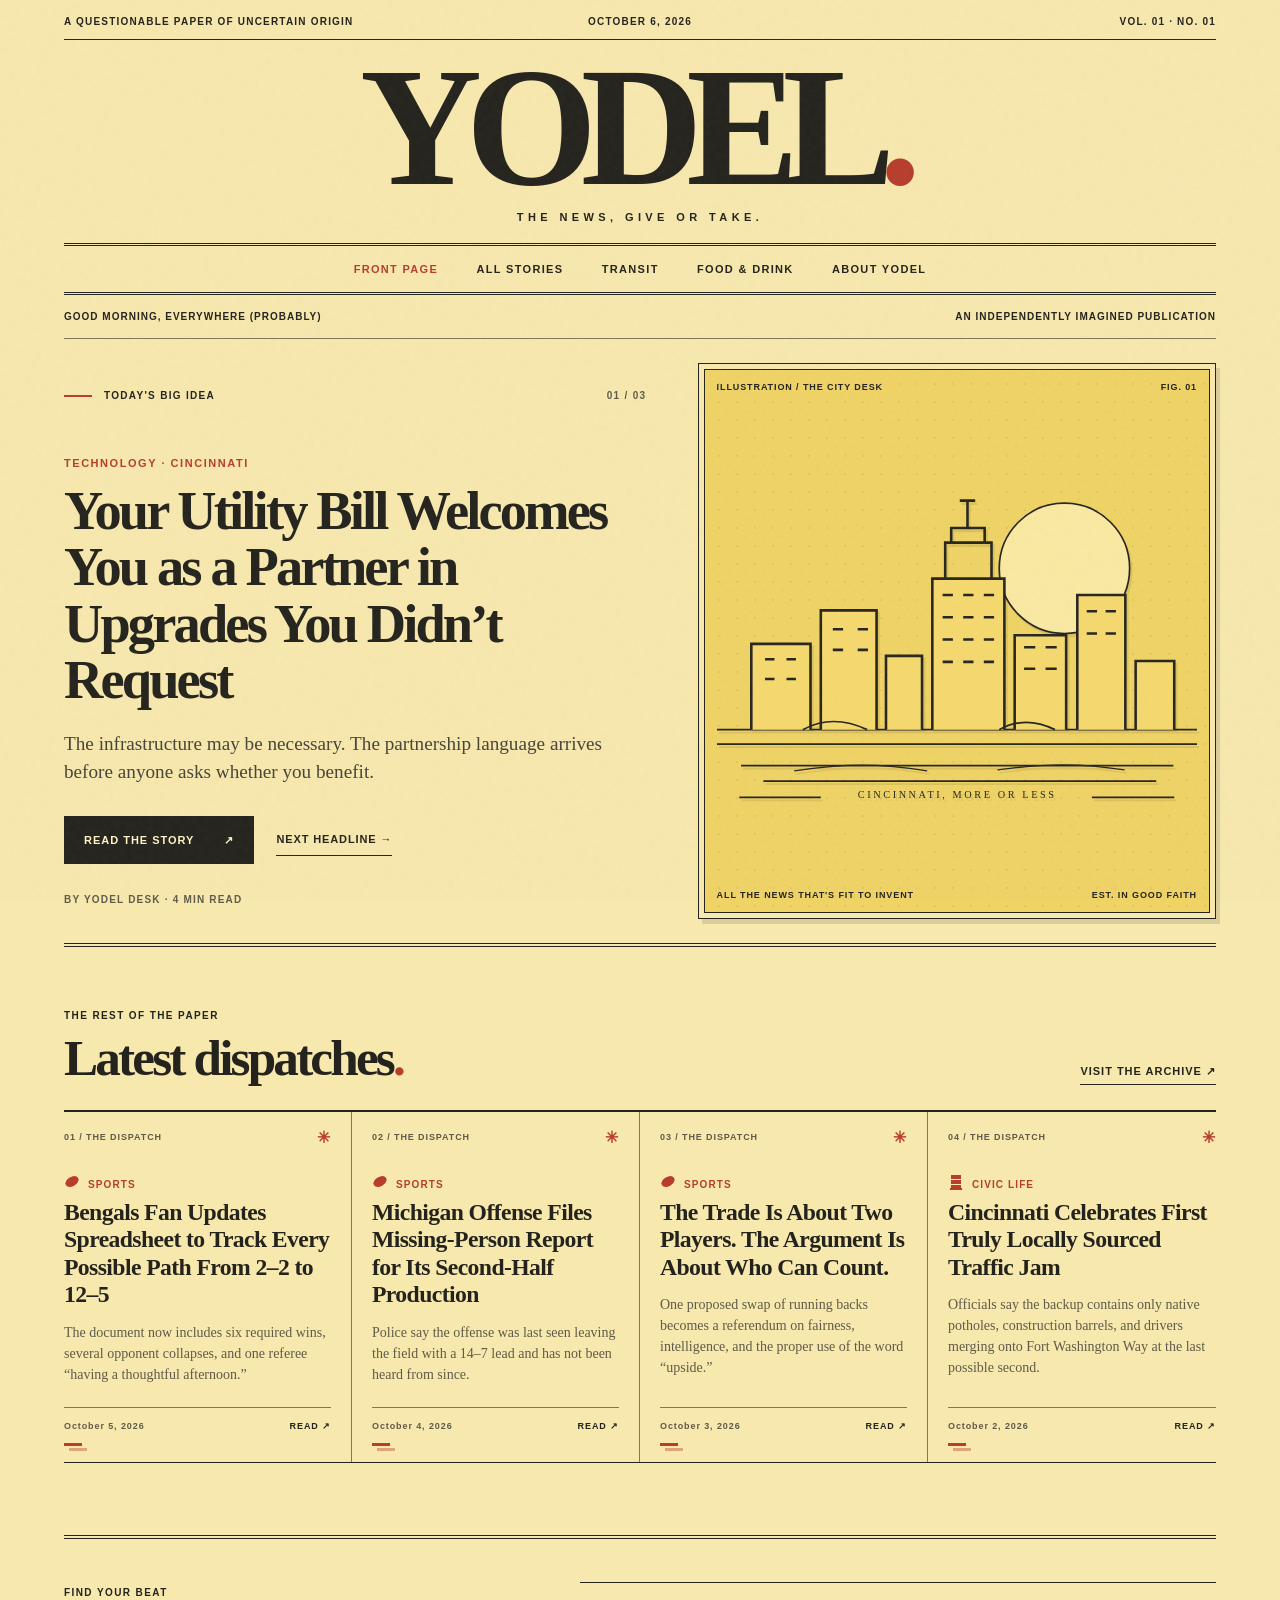
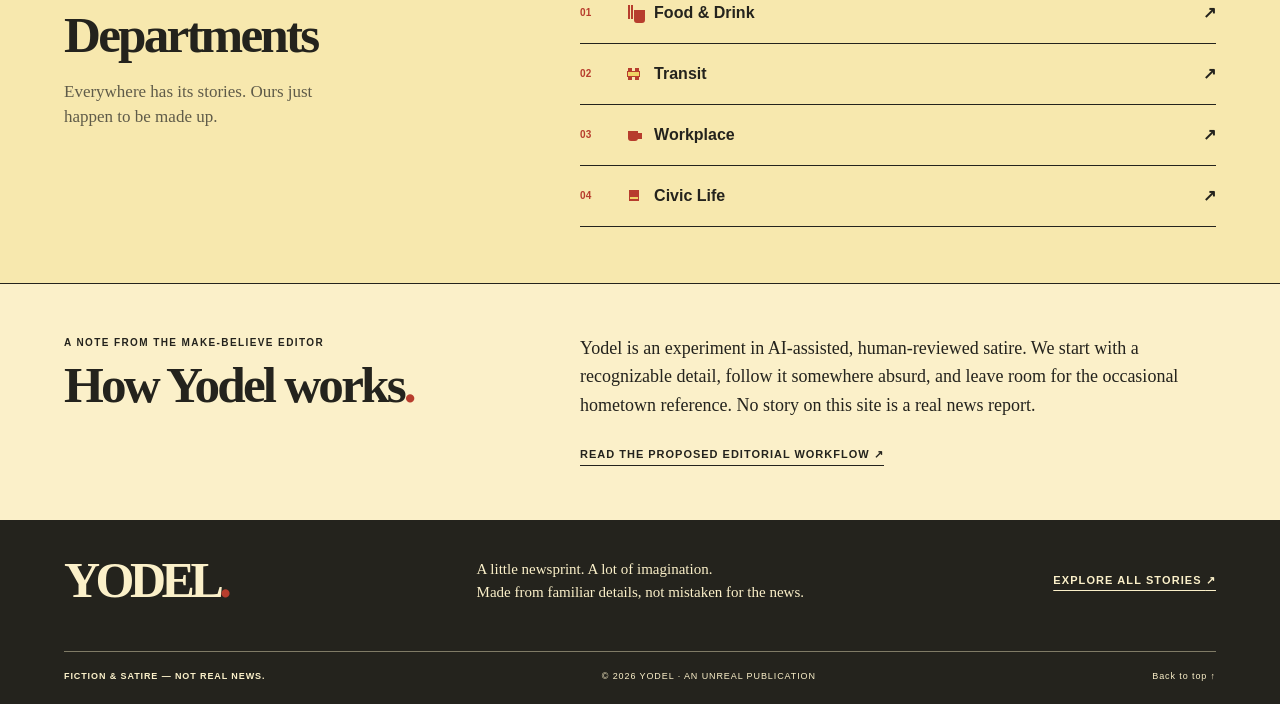
<file: index.html>
<!doctype html>
<html lang="en">
<head>
  <meta charset="utf-8">
  <meta name="viewport" content="width=device-width, initial-scale=1">
  <meta name="theme-color" content="#f4d969">
  <meta name="date" content="">
  <meta name="description" content="Yodel: invented dispatches from the world as we recognize it, more or less.">
  <title>Yodel — The news, give or take</title>
  <link rel="stylesheet" href="styles.css">
  <script src="articles.js" defer></script>
  <script src="app.js" defer></script>
</head>
<body data-page="home">
  <a class="skip-link" href="#main">Skip to content</a>
  <div class="site-shell">
    <header class="site-header">
      <div class="header-top"><span>A QUESTIONABLE PAPER OF UNCERTAIN ORIGIN</span><span class="edition-date">LATEST EDITION</span><span>VOL. 01 · NO. 01</span></div>
      <div class="masthead"><a href="index.html" aria-label="Yodel home">YODEL<span class="masthead-dot">.</span></a><p>THE NEWS, GIVE OR TAKE.</p></div>
      <nav class="main-nav" aria-label="Main navigation">
        <a href="index.html" aria-current="page">Front page</a>
        <a href="archive.html">All stories</a>
        <a href="archive.html?category=Transit">Transit</a>
        <a href="archive.html?category=Food%20%26%20Drink">Food &amp; Drink</a>
        <a href="#about">About Yodel</a>
      </nav>
    </header>
    <main id="main">
      <div class="section-kicker"><span>GOOD MORNING, EVERYWHERE (PROBABLY)</span><span>AN INDEPENDENTLY IMAGINED PUBLICATION</span></div>
      <section class="lead-section" aria-labelledby="lead-heading">
        <div class="lead-copy">
          <div class="eyebrow"><span class="eyebrow-rule"></span> TODAY'S BIG IDEA <span id="feature-counter" aria-hidden="true">01 / 03</span></div>
          <div id="feature-copy" aria-live="polite" aria-atomic="true">
            <p class="lead-overline">FOOD &amp; DRINK · CINCINNATI</p>
            <h1 id="lead-heading">Skyline Chili to Take Over GO Tower Cafeteria, Sources Confirm While Holding Crackers</h1>
            <p class="lead-deck">A very local solution to the age-old question: what if lunch was also a civic identity?</p>
          </div>
          <div class="lead-actions"><a class="button button--dark" id="feature-link" href="article.html?id=go-tower-chili">Read the story <span aria-hidden="true">↗</span></a><button class="text-button" id="next-feature" type="button">Next headline <span aria-hidden="true">→</span></button></div>
          <p class="lead-meta" id="feature-meta">BY ELLIS VALE · 4 MIN READ</p>
        </div>
        <div class="lead-art" aria-hidden="true">
          <div class="art-topline"><span>ILLUSTRATION / THE CITY DESK</span><span>FIG. 01</span></div>
          <svg class="skyline-art" viewBox="0 0 560 390" role="presentation">
            <circle cx="405" cy="110" r="76" fill="#f9e9a2" stroke="#27251f" stroke-width="2"/>
            <path d="M0 298h560M0 315h560M28 340h504M54 358h458" fill="none" stroke="#27251f" stroke-width="2"/>
            <path d="M40 298V198h69v100m12 0V159h65v139m11 0V212h42v86m12 0V122h84v176m12 0V188h60v110m13 0V141h56v157m12 0V218h45v80" fill="#f5d96e" stroke="#27251f" stroke-width="3"/>
            <path d="M266 122V80h54v42m-47-42V63h39v17m-20-17V31m-9 0h18" fill="none" stroke="#27251f" stroke-width="3"/>
            <path d="M56 216h11m14 0h11m-36 23h11m14 0h11m43-58h12m17 0h12m-41 24h12m17 0h12m87-64h12m12 0h12m12 0h12m-60 26h12m12 0h12m12 0h12m-60 26h12m12 0h12m12 0h12m-60 26h12m12 0h12m12 0h12m35-17h13m12 0h13m-38 25h13m12 0h13m35-67h12m10 0h12m-34 26h12m10 0h12" fill="none" stroke="#27251f" stroke-width="3"/>
            <path d="M100 298q35-19 75 0m154 0q30-17 65 0" fill="none" stroke="#27251f" stroke-width="2"/>
            <path d="M90 346c60-9 100-9 155 0m82-1c58-8 98-8 148 0" fill="none" stroke="#27251f" stroke-width="1.5"/>
            <path d="M26 377h95m316 0h96" stroke="#27251f" stroke-width="2"/>
            <text x="280" y="378" text-anchor="middle" font-family="Georgia,serif" font-size="12" letter-spacing="3" fill="#27251f">CINCINNATI, MORE OR LESS</text>
          </svg>
          <div class="art-bottomline"><span>ALL THE NEWS THAT'S FIT TO INVENT</span><span>EST. IN GOOD FAITH</span></div>
        </div>
      </section>
      <section class="latest-section" aria-labelledby="latest-heading">
        <div class="section-heading"><div><span class="small-label">THE REST OF THE PAPER</span><h2 id="latest-heading">Latest dispatches<span class="heading-period">.</span></h2></div><a class="underlined-link" href="archive.html">Visit the archive <span aria-hidden="true">↗</span></a></div>
        <div id="latest-stories" class="story-grid"></div>
      </section>
      <section class="departments" aria-labelledby="departments-heading">
        <div class="department-intro"><span class="small-label">FIND YOUR BEAT</span><h2 id="departments-heading">Departments</h2><p>Everywhere has its stories. Ours just happen to be made up.</p></div>
        <div class="department-links">
          <a href="archive.html?category=Food%20%26%20Drink"><span>01</span><i class="department-mark department-mark--food" aria-hidden="true"></i> Food &amp; Drink <span aria-hidden="true">↗</span></a>
          <a href="archive.html?category=Transit"><span>02</span><i class="department-mark department-mark--transit" aria-hidden="true"></i> Transit <span aria-hidden="true">↗</span></a>
          <a href="archive.html?category=Workplace"><span>03</span><i class="department-mark department-mark--workplace" aria-hidden="true"></i> Workplace <span aria-hidden="true">↗</span></a>
          <a href="archive.html?category=Civic%20Life"><span>04</span><i class="department-mark department-mark--civic" aria-hidden="true"></i> Civic Life <span aria-hidden="true">↗</span></a>
        </div>
      </section>
      <section class="about-section" id="about" aria-labelledby="about-heading"><div><span class="small-label">A NOTE FROM THE MAKE-BELIEVE EDITOR</span><h2 id="about-heading">How Yodel works<span class="heading-period">.</span></h2></div><div><p>Yodel is an experiment in AI-assisted, human-reviewed satire. We start with a recognizable detail, follow it somewhere absurd, and leave room for the occasional hometown reference. No story on this site is a real news report.</p><a class="underlined-link" href="EDITORIAL_WORKFLOW.md">Read the proposed editorial workflow <span aria-hidden="true">↗</span></a></div></section>
    </main>
    <footer class="site-footer"><div class="footer-main"><a class="footer-logo" href="index.html">YODEL<span>.</span></a><p>A little newsprint. A lot of imagination.<br>Made from familiar details, not mistaken for the news.</p><a href="archive.html">Explore all stories <span aria-hidden="true">↗</span></a></div><div class="footer-bottom"><strong>FICTION &amp; SATIRE — NOT REAL NEWS.</strong><span>© 2026 YODEL · AN UNREAL PUBLICATION</span><a href="#main">Back to top ↑</a></div></footer>
  </div>
</body>
</html>
</file>
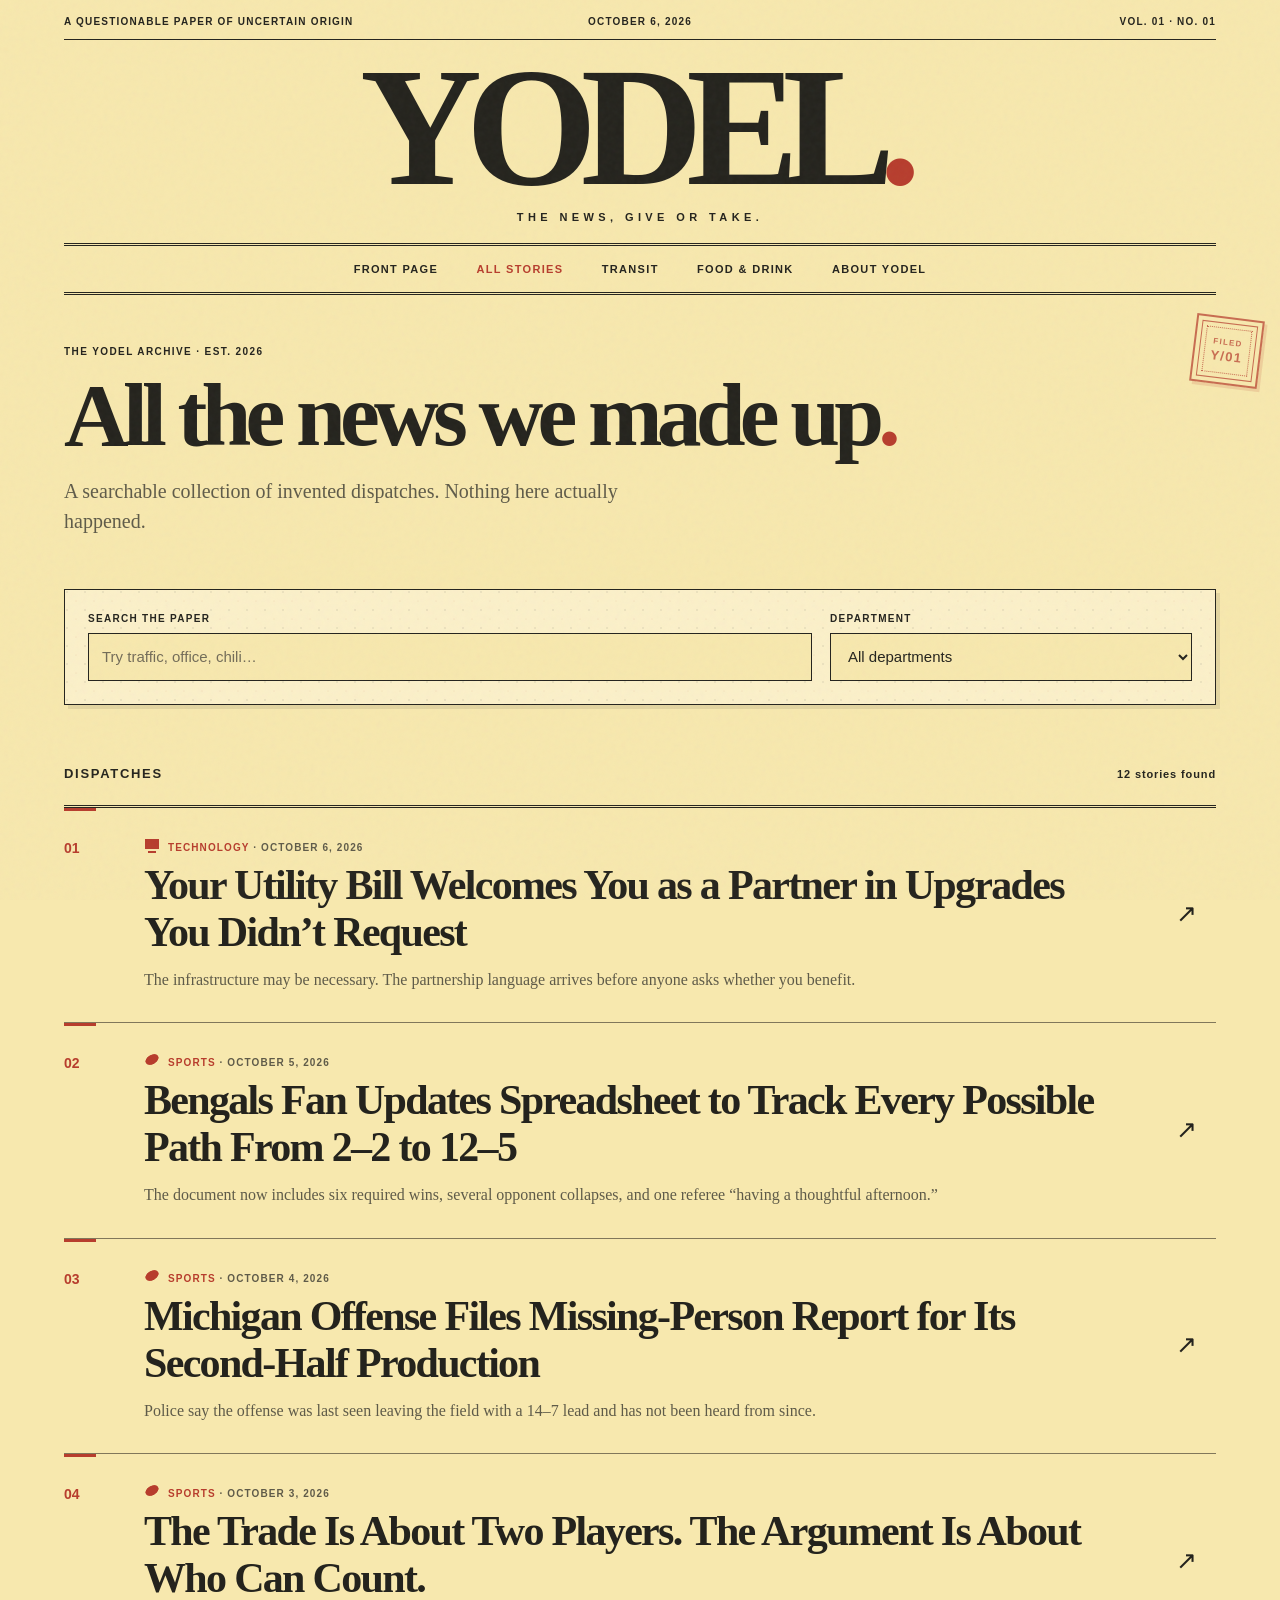
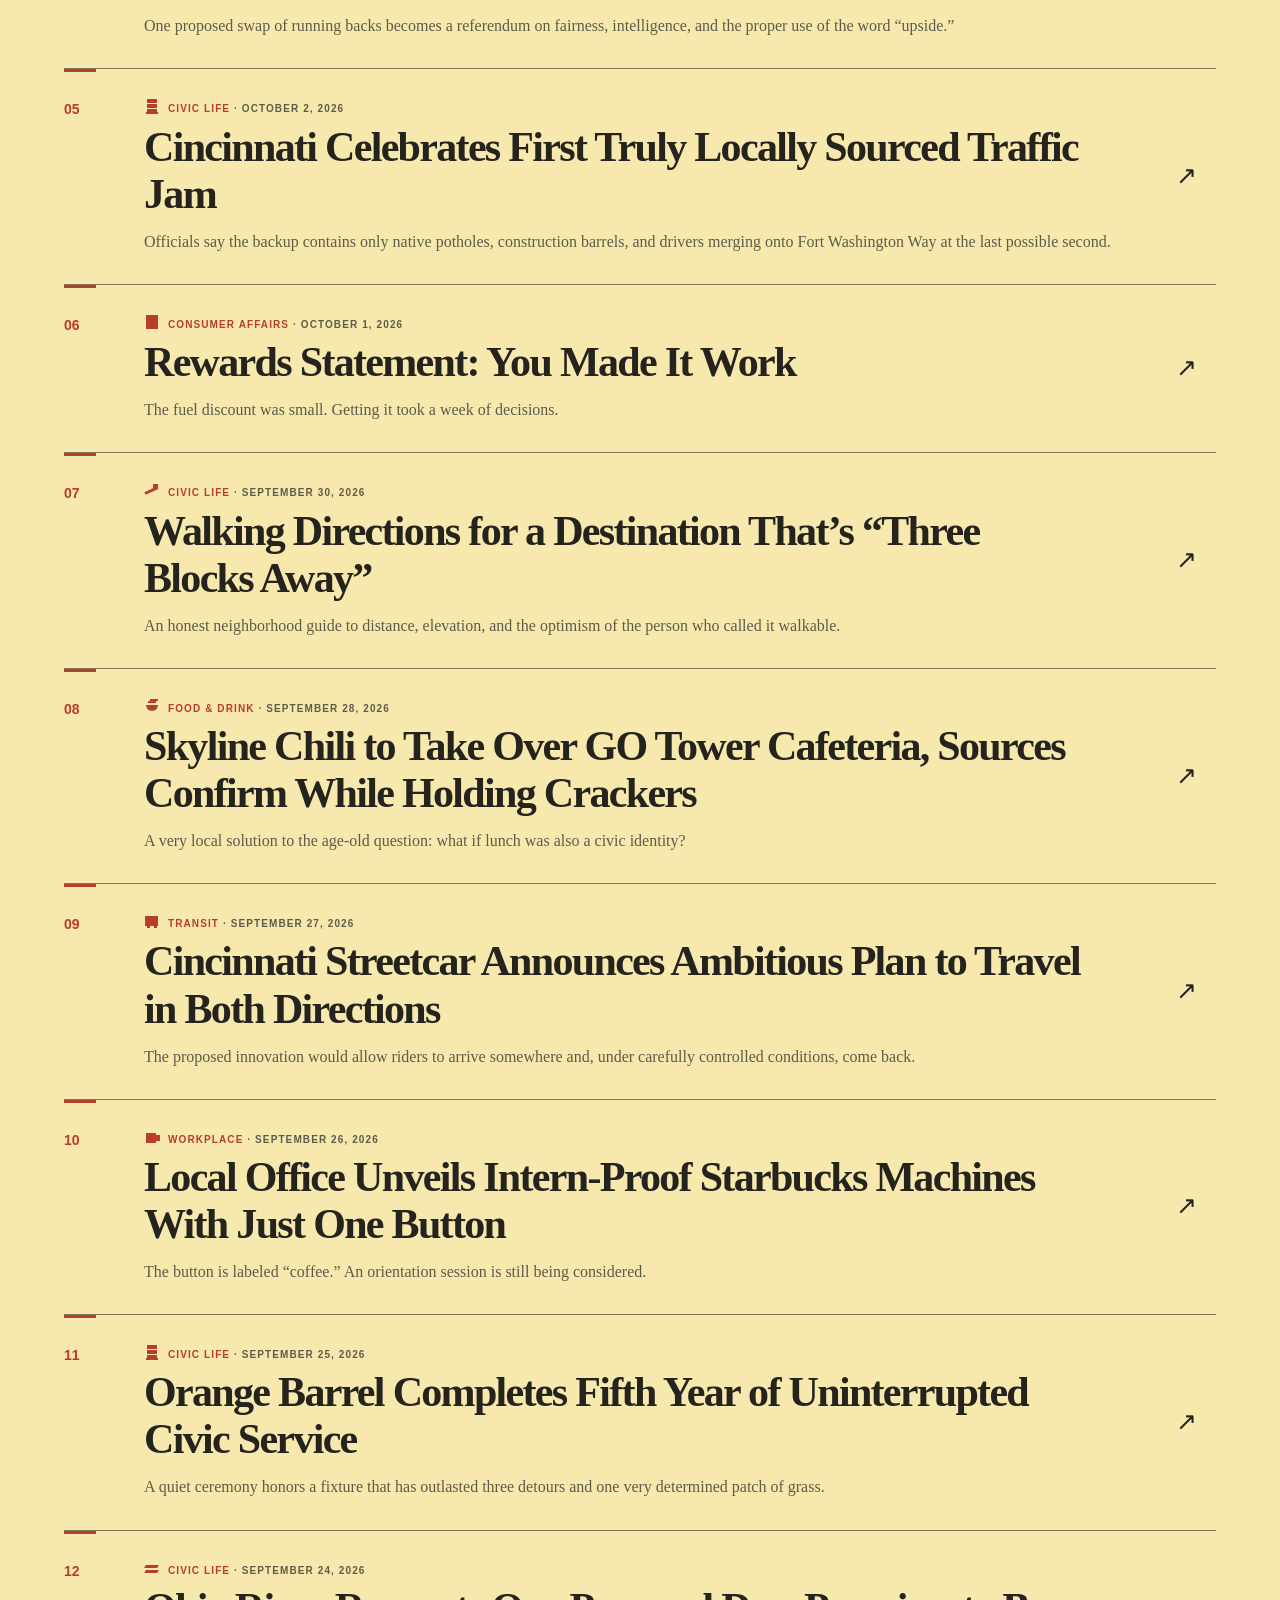
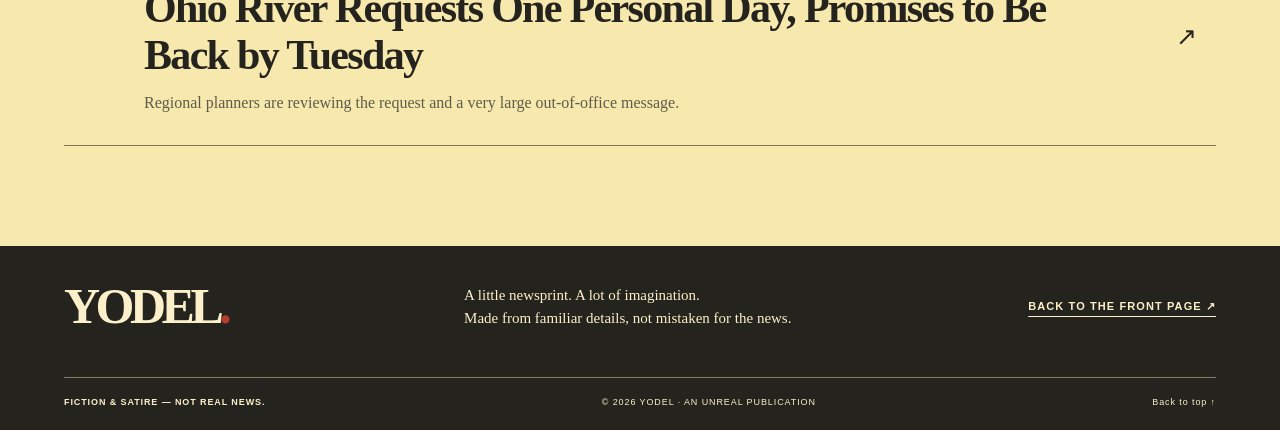
<file: archive.html>
<!doctype html>
<html lang="en">
<head>
  <meta charset="utf-8">
  <meta name="viewport" content="width=device-width, initial-scale=1">
  <meta name="theme-color" content="#f4d969">
  <meta name="date" content="">
  <meta name="description" content="Browse the dispatches of Yodel, a publication of uncertain locality.">
  <title>All stories — Yodel</title>
  <link rel="stylesheet" href="styles.css">
  <script src="articles.js" defer></script>
  <script src="app.js" defer></script>
</head>
<body data-page="archive">
  <a class="skip-link" href="#main">Skip to content</a>
  <div class="site-shell">
    <header class="site-header">
      <div class="header-top"><span>A QUESTIONABLE PAPER OF UNCERTAIN ORIGIN</span><span class="edition-date">LATEST EDITION</span><span>VOL. 01 · NO. 01</span></div>
      <div class="masthead"><a href="index.html" aria-label="Yodel home">YODEL<span class="masthead-dot">.</span></a><p>THE NEWS, GIVE OR TAKE.</p></div>
      <nav class="main-nav" aria-label="Main navigation"><a href="index.html">Front page</a><a href="archive.html" aria-current="page">All stories</a><a href="archive.html?category=Transit">Transit</a><a href="archive.html?category=Food%20%26%20Drink">Food &amp; Drink</a><a href="index.html#about">About Yodel</a></nav>
    </header>
    <main id="main" class="archive-main">
      <div class="margin-stamp margin-stamp--archive" aria-hidden="true"><span>FILED</span><b>Y/01</b></div>
      <div class="page-heading"><span class="small-label">THE YODEL ARCHIVE · EST. 2026</span><h1>All the news we made up<span class="heading-period">.</span></h1><p>A searchable collection of invented dispatches. Nothing here actually happened.</p></div>
      <section aria-label="Find stories" class="archive-tools"><div class="search-field"><label for="story-search">SEARCH THE PAPER</label><input id="story-search" type="search" placeholder="Try traffic, office, chili…" autocomplete="off"></div><div class="filter-field"><label for="category-filter">DEPARTMENT</label><select id="category-filter"><option value="">All departments</option><option value="Food &amp; Drink">Food &amp; Drink</option><option value="Transit">Transit</option><option value="Workplace">Workplace</option><option value="Civic Life">Civic Life</option></select></div></section>
      <div class="results-heading"><h2>Dispatches</h2><p id="result-count" role="status" aria-live="polite"></p></div>
      <div id="archive-stories" class="archive-list"></div>
      <p id="empty-results" class="empty-results" hidden><span id="empty-detail">No stories match those filters.</span> Try another search or department, or <button id="clear-filters" type="button">clear filters</button>.</p>
      <noscript><p class="empty-results">Enable JavaScript to browse the local story archive.</p></noscript>
    </main>
    <footer class="site-footer"><div class="footer-main"><a class="footer-logo" href="index.html">YODEL<span>.</span></a><p>A little newsprint. A lot of imagination.<br>Made from familiar details, not mistaken for the news.</p><a href="index.html">Back to the front page <span aria-hidden="true">↗</span></a></div><div class="footer-bottom"><strong>FICTION &amp; SATIRE — NOT REAL NEWS.</strong><span>© 2026 YODEL · AN UNREAL PUBLICATION</span><a href="#main">Back to top ↑</a></div></footer>
  </div>
</body>
</html>
</file>
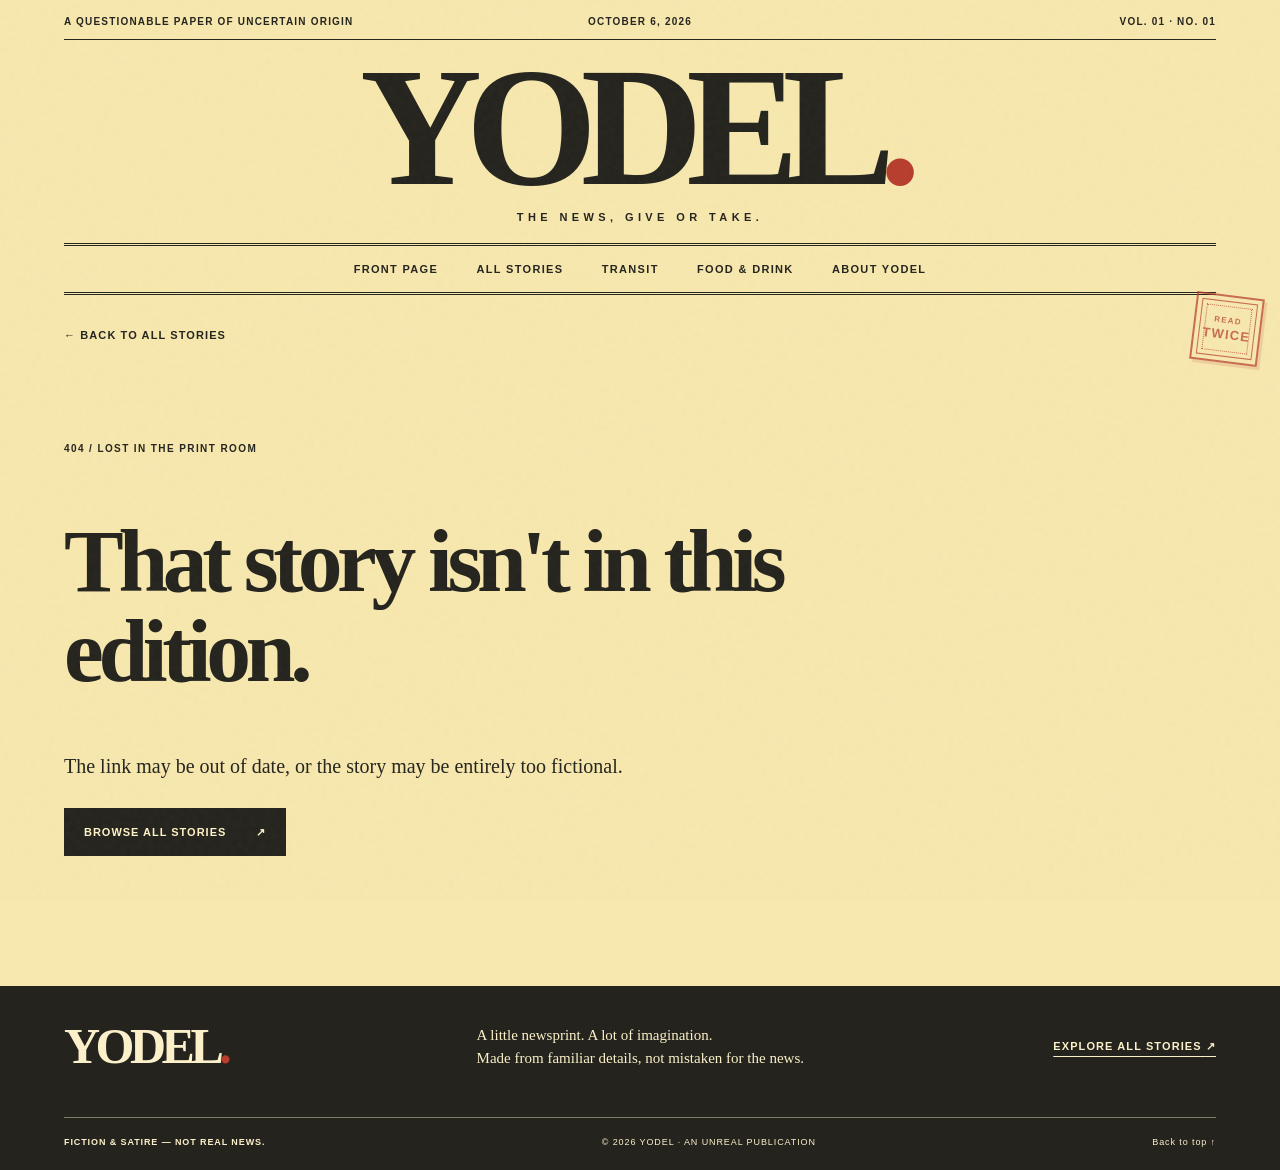
<file: article.html>
<!doctype html>
<html lang="en">
<head>
  <meta charset="utf-8">
  <meta name="viewport" content="width=device-width, initial-scale=1">
  <meta name="theme-color" content="#f4d969">
  <meta name="date" content="">
  <meta name="description" content="A dispatch from Yodel — the news, give or take.">
  <title>Story — Yodel</title>
  <link rel="stylesheet" href="styles.css">
  <script src="articles.js" defer></script>
  <script src="app.js" defer></script>
</head>
<body data-page="article">
  <a class="skip-link" href="#main">Skip to content</a>
  <div class="site-shell">
    <header class="site-header">
      <div class="header-top"><span>A QUESTIONABLE PAPER OF UNCERTAIN ORIGIN</span><span class="edition-date">LATEST EDITION</span><span>VOL. 01 · NO. 01</span></div>
      <div class="masthead"><a href="index.html" aria-label="Yodel home">YODEL<span class="masthead-dot">.</span></a><p>THE NEWS, GIVE OR TAKE.</p></div>
      <nav class="main-nav" aria-label="Main navigation"><a href="index.html">Front page</a><a href="archive.html">All stories</a><a href="archive.html?category=Transit">Transit</a><a href="archive.html?category=Food%20%26%20Drink">Food &amp; Drink</a><a href="index.html#about">About Yodel</a></nav>
    </header>
    <main id="main" class="article-main">
      <div class="margin-stamp margin-stamp--article" aria-hidden="true"><span>READ</span><b>TWICE</b></div>
      <a class="back-link" href="archive.html"><span aria-hidden="true">←</span> Back to all stories</a>
      <div id="article-content"><p class="loading-note">Opening the paper…</p></div>
      <noscript><p class="empty-results">Enable JavaScript to read this locally stored story, or return to the <a href="index.html">front page</a>.</p></noscript>
    </main>
    <footer class="site-footer"><div class="footer-main"><a class="footer-logo" href="index.html">YODEL<span>.</span></a><p>A little newsprint. A lot of imagination.<br>Made from familiar details, not mistaken for the news.</p><a href="archive.html">Explore all stories <span aria-hidden="true">↗</span></a></div><div class="footer-bottom"><strong>FICTION &amp; SATIRE — NOT REAL NEWS.</strong><span>© 2026 YODEL · AN UNREAL PUBLICATION</span><a href="#main">Back to top ↑</a></div></footer>
  </div>
</body>
</html>
</file>
<file: styles.css>
:root {
  color-scheme: light;
  --paper: #f7e8ae;
  --paper-light: #fbf0c9;
  --yellow: #efd365;
  --ink: #24231d;
  --muted: #5f5b49;
  --rule: #81775b;
  --red: #b73d2d;
}

* { box-sizing: border-box; }
html { scroll-behavior: smooth; }
body { margin: 0; background: #d5bd69; color: var(--ink); font-family: Georgia, "Times New Roman", serif; }
body::before { content: ""; position: fixed; inset: 0; z-index: 10; pointer-events: none; opacity: .15; background-image: url("data:image/svg+xml,%3Csvg viewBox='0 0 180 180' xmlns='http://www.w3.org/2000/svg'%3E%3Cfilter id='n'%3E%3CfeTurbulence type='fractalNoise' baseFrequency='.9' numOctaves='3' stitchTiles='stitch'/%3E%3C/filter%3E%3Crect width='100%25' height='100%25' filter='url(%23n)' opacity='.25'/%3E%3C/svg%3E"); }
a { color: inherit; }
a:hover { color: var(--red); }
button, input, select { font: inherit; }
button { cursor: pointer; }
:focus-visible { outline: 3px solid var(--red); outline-offset: 4px; }
[hidden] { display: none !important; }
.site-shell { max-width: 1480px; margin: 0 auto; min-height: 100vh; background: var(--paper); box-shadow: 0 0 50px #665a3455; }
.skip-link { position: fixed; top: -80px; left: 20px; z-index: 20; background: var(--ink); color: white; padding: 12px 18px; }
.skip-link:focus { top: 12px; }
.site-header, main, .site-footer { padding-left: clamp(22px, 5vw, 78px); padding-right: clamp(22px, 5vw, 78px); }
.header-top, .main-nav, .section-kicker, .small-label, .eyebrow, .lead-overline, .lead-meta, .art-topline, .art-bottomline, .story-category, .story-card__top, .story-card__foot, .department-links, .footer-bottom, .article-byline, .article-location, .back-link, .archive-tools label, .results-heading, .archive-item__number, .loading-note {
  font-family: Arial, Helvetica, sans-serif;
}
.header-top { display: grid; grid-template-columns: 1fr auto 1fr; align-items: center; gap: 16px; padding: 16px 0 12px; border-bottom: 1px solid var(--ink); font-size: 10px; font-weight: 700; letter-spacing: .12em; }
.header-top span:nth-child(2) { text-align: center; }
.header-top span:last-child { text-align: right; }
.masthead { text-align: center; padding: 14px 0 20px; }
.masthead a { display: inline-block; text-decoration: none; font: 900 clamp(84px, 13.2vw, 194px)/.87 Georgia, "Times New Roman", serif; letter-spacing: -.097em; padding-right: .09em; }
.masthead a:hover { color: var(--ink); }
.masthead-dot, .heading-period, .footer-logo span { color: var(--red); }
.masthead p { margin: 11px 0 0; font: 700 11px/1 Arial, Helvetica, sans-serif; letter-spacing: .4em; }
.main-nav { display: flex; justify-content: center; flex-wrap: wrap; gap: 5px clamp(12px, 3vw, 45px); padding: 13px 0; border-top: 3px double var(--ink); border-bottom: 3px double var(--ink); font-size: 11px; font-weight: 700; letter-spacing: .12em; text-transform: uppercase; }
.main-nav a { text-decoration: none; padding: 4px 0; }
.main-nav a[aria-current="page"] { color: var(--red); }
.section-kicker { display: flex; justify-content: space-between; gap: 10px; padding: 16px 0; font-size: 10px; font-weight: 700; letter-spacing: .1em; border-bottom: 1px solid var(--rule); }
.lead-section { display: grid; grid-template-columns: 1.1fr .9fr; min-height: 545px; border-bottom: 4px double var(--ink); }
.lead-copy { display: flex; flex-direction: column; align-items: flex-start; padding: clamp(28px, 4vw, 60px) clamp(25px, 4vw, 60px) 38px 0; }
#feature-copy { width: 100%; }
.eyebrow { display: flex; align-items: center; gap: 12px; width: 100%; font-size: 10px; font-weight: 700; letter-spacing: .13em; white-space: nowrap; }
.eyebrow-rule { display: inline-block; width: 28px; height: 2px; background: var(--red); }
.eyebrow #feature-counter { margin-left: auto; color: var(--muted); }
.lead-overline { margin: 56px 0 14px; color: var(--red); font-size: 11px; font-weight: 800; letter-spacing: .14em; }
.lead-copy h1 { max-width: 700px; margin: 0; font-size: clamp(38px, 4.25vw, 67px); line-height: 1.035; letter-spacing: -.052em; }
.lead-deck { max-width: 560px; margin: 22px 0 0; font-size: clamp(17px, 1.5vw, 21px); line-height: 1.45; color: #474438; }
.lead-actions { display: flex; align-items: center; flex-wrap: wrap; gap: 22px; margin-top: 30px; }
.button { display: inline-flex; justify-content: space-between; align-items: center; gap: 30px; min-height: 48px; padding: 13px 19px; font: 700 11px/1.3 Arial, Helvetica, sans-serif; letter-spacing: .09em; text-decoration: none; text-transform: uppercase; transition: background .2s ease, color .2s ease, transform .2s ease; }
.button--dark { background: var(--ink); color: #fff4c7; border: 1px solid var(--ink); }
.button--dark:hover { background: var(--red); color: white; border-color: var(--red); transform: translateY(-2px); }
.text-button { padding: 9px 0; border: 0; border-bottom: 1px solid var(--ink); background: none; color: var(--ink); font: 700 11px/1.2 Arial, Helvetica, sans-serif; text-transform: uppercase; letter-spacing: .08em; }
.text-button:hover { color: var(--red); border-color: var(--red); }
.lead-meta { margin: auto 0 0; padding-top: 30px; color: var(--muted); font-size: 10px; font-weight: 700; letter-spacing: .12em; }
.lead-art { display: flex; flex-direction: column; justify-content: space-between; align-self: stretch; min-width: 0; margin: 24px 0 24px; padding: 18px; border: 1px solid var(--ink); background: var(--yellow); box-shadow: inset 0 0 0 5px var(--paper), inset 0 0 0 6px var(--ink); }
.art-topline, .art-bottomline { display: flex; justify-content: space-between; gap: 8px; font-size: 9px; font-weight: 700; letter-spacing: .1em; }
.skyline-art { display: block; width: 100%; height: auto; max-height: 390px; margin: auto 0; filter: drop-shadow(2px 3px 0 #bca84f66); }
.latest-section, .related-section { padding: 58px 0 72px; }
.section-heading { display: flex; justify-content: space-between; align-items: end; gap: 20px; margin-bottom: 25px; }
.small-label { font-size: 10px; font-weight: 800; letter-spacing: .14em; text-transform: uppercase; }
h2 { margin: 7px 0 0; font-size: clamp(35px, 4vw, 55px); line-height: 1.08; letter-spacing: -.055em; }
.underlined-link { flex-shrink: 0; padding-bottom: 5px; border-bottom: 1px solid currentColor; font: 700 11px/1.4 Arial, Helvetica, sans-serif; text-decoration: none; text-transform: uppercase; letter-spacing: .09em; }
.story-grid { display: grid; grid-template-columns: repeat(4, minmax(0, 1fr)); border-top: 2px solid var(--ink); border-bottom: 1px solid var(--ink); }
.story-card { display: flex; flex-direction: column; min-width: 0; padding: 20px 20px 16px; border-right: 1px solid var(--rule); }
.story-card:first-child { padding-left: 0; }
.story-card:last-child { padding-right: 0; border-right: 0; }
.story-card__top, .story-card__foot { display: flex; justify-content: space-between; gap: 10px; font-size: 9px; font-weight: 700; letter-spacing: .1em; }
.story-card__top { color: var(--muted); }
.story-card__top span:last-child { color: var(--red); font-size: 16px; line-height: .7; }
.story-category { margin: 30px 0 9px; color: var(--red); font-size: 10px; font-weight: 800; letter-spacing: .11em; text-transform: uppercase; }
.story-card h3 { margin: 0; font-size: clamp(21px, 1.85vw, 28px); line-height: 1.16; letter-spacing: -.025em; }
.story-card h3 a, .archive-item h3 a { text-decoration: none; }
.story-card h3 a:hover, .archive-item h3 a:hover { text-decoration: underline; text-decoration-thickness: 1px; text-underline-offset: 4px; }
.story-deck { margin: 13px 0 22px; color: var(--muted); font-size: 14px; line-height: 1.5; }
.story-card__foot { align-items: center; margin-top: auto; padding-top: 13px; border-top: 1px solid var(--rule); color: var(--muted); }
.story-card__foot a { color: var(--ink); text-decoration: none; }
.departments { display: grid; grid-template-columns: 1fr 1.5fr; gap: 8%; padding: 43px 0 56px; border-top: 4px double var(--ink); }
.department-intro p { max-width: 280px; font-size: 17px; line-height: 1.5; color: var(--muted); }
.department-links { border-top: 1px solid var(--ink); }
.department-links a { display: grid; grid-template-columns: 38px 1fr auto; align-items: center; gap: 8px; min-height: 61px; border-bottom: 1px solid var(--ink); font-size: 16px; font-weight: 700; text-decoration: none; }
.department-links a span:first-child { font-size: 10px; color: var(--red); }
.about-section { display: grid; grid-template-columns: 1fr 1.5fr; gap: 8%; margin: 0 calc(-1 * clamp(22px, 5vw, 78px)); padding: 48px clamp(22px, 5vw, 78px) 58px; background: var(--paper-light); border-top: 1px solid var(--ink); }
.about-section p { max-width: 660px; margin: 2px 0 24px; font-size: 18px; line-height: 1.6; }
.site-footer { background: var(--ink); color: var(--paper-light); }
.footer-main { display: flex; justify-content: space-between; align-items: center; gap: 24px; padding: 38px 0 48px; }
.footer-logo { font: 900 50px/.9 Georgia, serif; letter-spacing: -.09em; text-decoration: none; }
.footer-main p { margin: 0; font-size: 15px; line-height: 1.5; }
.footer-main > a:last-child { font: 700 11px Arial, Helvetica, sans-serif; letter-spacing: .1em; text-transform: uppercase; text-underline-offset: 6px; }
.footer-main a:hover, .footer-bottom a:hover { color: var(--yellow); }
.footer-bottom { display: flex; justify-content: space-between; flex-wrap: wrap; gap: 12px 20px; border-top: 1px solid #807b66; padding: 19px 0 23px; font-size: 9px; letter-spacing: .1em; }
.footer-bottom a { text-decoration: none; }

/* Archive */
.archive-main { padding-top: 46px; padding-bottom: 100px; }
.page-heading { max-width: 850px; }
.page-heading h1 { margin: 12px 0 16px; font-size: clamp(48px, 7vw, 92px); line-height: .99; letter-spacing: -.065em; }
.page-heading > p { margin: 0; max-width: 640px; font-size: 20px; line-height: 1.5; color: var(--muted); }
.archive-tools { display: grid; grid-template-columns: 2fr 1fr; gap: 18px; margin-top: 53px; padding: 23px; border: 1px solid var(--ink); background: var(--paper-light); }
.archive-tools label { display: block; margin-bottom: 9px; font-size: 10px; font-weight: 800; letter-spacing: .13em; }
.archive-tools input, .archive-tools select { display: block; width: 100%; height: 48px; padding: 0 13px; border: 1px solid var(--ink); border-radius: 0; background: var(--paper); color: var(--ink); font: 15px Arial, Helvetica, sans-serif; }
.archive-tools input::placeholder { color: #736c58; }
.archive-tools input:focus-visible, .archive-tools select:focus-visible { outline: 3px solid var(--red); outline-offset: 3px; box-shadow: 0 0 0 5px var(--paper-light); }
.empty-results button { padding: 2px 0; border: 0; border-bottom: 1px solid currentColor; background: transparent; color: inherit; font-weight: 700; text-decoration: none; cursor: pointer; }
.results-heading { display: flex; align-items: baseline; justify-content: space-between; gap: 20px; margin: 52px 0 14px; }
.results-heading h2 { font: 800 13px Arial, Helvetica, sans-serif; text-transform: uppercase; letter-spacing: .13em; }
.results-heading p { font-size: 11px; font-weight: 700; letter-spacing: .08em; }
.archive-list { border-top: 3px double var(--ink); }
.archive-item { display: grid; grid-template-columns: 60px 1fr 36px; gap: 20px; padding: 29px 4px 31px 0; border-bottom: 1px solid var(--rule); }
.archive-item__number { padding-top: 3px; color: var(--red); font-size: 14px; font-weight: 800; }
.archive-item .story-category { margin: 0 0 9px; }
.archive-item .story-category span { color: var(--muted); }
.archive-item h3 { max-width: 950px; margin: 0; font-size: clamp(25px, 3.4vw, 42px); line-height: 1.12; letter-spacing: -.04em; }
.archive-item p:last-child { margin: 12px 0 0; color: var(--muted); font-size: 16px; line-height: 1.45; }
.archive-item__arrow { align-self: center; font: 25px Arial, Helvetica, sans-serif; text-decoration: none; }
.empty-results { margin: 35px 0; padding: 35px; border: 1px solid var(--ink); font-size: 18px; }

/* Article */
.article-main { padding-top: 30px; }
.back-link { display: inline-block; margin-bottom: 37px; font-size: 11px; font-weight: 700; letter-spacing: .1em; text-decoration: none; text-transform: uppercase; }
.article-header { max-width: 1040px; margin: 0 auto; text-align: center; }
.article-header .story-category { margin: 0 0 18px; }
.article-header .story-category span { color: var(--muted); }
.article-header h1 { margin: 0; font-size: clamp(46px, 6.5vw, 92px); line-height: 1.025; letter-spacing: -.062em; }
.article-deck { max-width: 730px; margin: 22px auto 30px; color: var(--muted); font-size: clamp(20px, 2.25vw, 28px); line-height: 1.4; }
.article-byline { display: flex; justify-content: center; flex-wrap: wrap; gap: 8px 24px; padding: 18px 0; border-top: 1px solid var(--ink); border-bottom: 3px double var(--ink); font-size: 10px; letter-spacing: .11em; text-transform: uppercase; }
.article-body { display: grid; grid-template-columns: minmax(0, 670px) minmax(180px, 250px); justify-content: center; gap: clamp(40px, 8vw, 120px); padding: 46px 0 90px; }
.article-location { margin-bottom: 24px; font-size: 11px; font-weight: 700; letter-spacing: .1em; }
.article-location span { margin-right: 12px; color: var(--red); }
.article-column > p { margin: 0 0 25px; font-size: clamp(18px, 1.75vw, 21px); line-height: 1.7; }
.first-paragraph::first-letter { float: left; margin: .06em .09em -.1em 0; font-size: 4.2em; line-height: .8; font-weight: bold; color: var(--red); }
blockquote { margin: 38px 0; padding: 25px 5px 28px; border-top: 3px double var(--ink); border-bottom: 3px double var(--ink); font-size: clamp(27px, 3vw, 39px); font-weight: bold; line-height: 1.23; letter-spacing: -.035em; }
blockquote span { color: var(--red); }
.article-endmark { margin: 25px 0; color: var(--red); font-size: 22px; text-align: center; }
.article-credit { color: var(--red); }
.article-aside { align-self: start; padding: 21px; border: 1px solid var(--ink); background: var(--yellow); }
.aside-stamp { border-bottom: 1px solid var(--ink); padding: 0 0 10px; font: 900 95px/.9 Georgia, serif; letter-spacing: -.1em; }
.aside-stamp span { color: var(--red); }
.article-aside .small-label { display: block; margin-top: 19px; }
.article-aside p:not(.small-label) { font-size: 16px; line-height: 1.5; }
.article-aside a { font: 700 11px/1.5 Arial, Helvetica, sans-serif; text-transform: uppercase; letter-spacing: .07em; text-underline-offset: 4px; }
.related-section { border-top: 4px double var(--ink); }
.story-grid--two { grid-template-columns: repeat(2, minmax(0, 1fr)); }
.not-found { max-width: 760px; padding: 60px 0 130px; }
.not-found h1 { font-size: clamp(48px, 7vw, 90px); line-height: 1; letter-spacing: -.06em; }
.not-found p { margin: 0 0 30px; font-size: 20px; }
.loading-note { padding: 50px 0 100px; font-size: 13px; letter-spacing: .12em; }

@media (max-width: 1050px) {
  .lead-section { grid-template-columns: 1.1fr .9fr; }
  .lead-copy h1 { font-size: clamp(37px, 4.6vw, 55px); }
  .lead-overline { margin-top: 30px; }
  .story-grid { grid-template-columns: repeat(2, minmax(0, 1fr)); }
  .story-card { padding: 20px !important; border-bottom: 1px solid var(--rule); }
  .story-card:nth-child(2n) { border-right: 0; }
  .story-card:nth-last-child(-n+2) { border-bottom: 0; }
}
@media (max-width: 700px) {
  .header-top { grid-template-columns: 1fr auto; font-size: 9px; }
  .header-top span:first-child { display: none; }
  .header-top span:nth-child(2) { text-align: left; }
  .masthead { padding: 24px 0 17px; }
  .masthead a { font-size: clamp(75px, 18vw, 125px); }
  .masthead p { font-size: 9px; letter-spacing: .27em; }
  .main-nav { justify-content: flex-start; gap: 2px 20px; font-size: 10px; }
  .section-kicker span:last-child { display: none; }
  .lead-section { display: flex; flex-direction: column; }
  .lead-copy { padding: 29px 0 23px; }
  .lead-copy h1 { font-size: clamp(42px, 9vw, 62px); }
  .lead-overline { margin-top: 37px; }
  .lead-meta { margin-top: 0; padding-top: 24px; }
  .lead-art { min-height: 300px; margin: 0 0 25px; }
  .skyline-art { max-height: 320px; }
  .latest-section, .related-section { padding: 43px 0 58px; }
  .departments, .about-section { grid-template-columns: 1fr; gap: 20px; }
  .departments { padding: 36px 0 44px; }
  .about-section { padding-top: 40px; padding-bottom: 48px; }
  .footer-main { align-items: flex-start; flex-direction: column; }
  .archive-tools { grid-template-columns: 1fr; }
  .article-body { grid-template-columns: 1fr; padding-bottom: 60px; }
  .article-aside { max-width: 350px; }
}
@media (max-width: 480px) {
  .header-top { font-size: 8px; }
  .section-heading { align-items: flex-start; flex-direction: column; gap: 14px; }
  .story-grid, .story-grid--two { grid-template-columns: 1fr; }
  .story-card { padding: 20px 0 !important; border-right: 0; border-bottom: 1px solid var(--rule) !important; }
  .story-card:last-child { border-bottom: 0 !important; }
  .story-card .story-category { margin-top: 20px; }
  .archive-main { padding-top: 35px; }
  .archive-tools { margin-top: 35px; padding: 16px; }
  .archive-item { grid-template-columns: 1fr 26px; gap: 8px; }
  .archive-item__number { grid-column: 1 / -1; }
  .article-main { padding-top: 25px; }
  .article-header { text-align: left; }
  .article-byline { justify-content: flex-start; }
  .article-body { padding-top: 30px; }
}
@media (prefers-reduced-motion: reduce) {
  html { scroll-behavior: auto; }
  .button { transition: none; }
  .button--dark:hover { transform: none; }
}

/* Printed texture and department wayfinding */
main { position: relative; }
.lead-art, .archive-tools, .article-aside {
  background-image: url("data:image/svg+xml,%3Csvg xmlns='http://www.w3.org/2000/svg' width='18' height='18' viewBox='0 0 18 18'%3E%3Ccircle cx='2' cy='2' r='.8' fill='%2324231d' fill-opacity='.16'/%3E%3Ccircle cx='11' cy='11' r='.55' fill='%23b73d2d' fill-opacity='.15'/%3E%3C/svg%3E");
}
.lead-art { background-color: var(--yellow); box-shadow: 4px 5px 0 #24231d22, inset 0 0 0 5px var(--paper), inset 0 0 0 6px var(--ink); }
.archive-tools { background-color: var(--paper-light); box-shadow: 4px 4px 0 #24231d18; }
.article-aside { background-color: var(--yellow); box-shadow: 5px 5px 0 #24231d24; }

.department-mark {
  position: relative;
  display: inline-block;
  width: 16px;
  height: 16px;
  flex: 0 0 16px;
  color: var(--red);
  vertical-align: -.18em;
}
.department-mark::before, .department-mark::after { content: ""; position: absolute; display: block; background: currentColor; }
.department-mark--food::before { width: 7px; height: 9px; left: 8px; top: 5px; border: 2px solid currentColor; border-radius: 0 0 3px 3px; }
.department-mark--food::after { width: 2px; height: 13px; left: 2px; top: 1px; box-shadow: 3px 0 0 currentColor, 0 -1px 0 currentColor, 3px -1px 0 currentColor; }
.department-mark--transit::before { width: 4px; height: 12px; left: 2px; top: 2px; box-shadow: 7px 0 0 currentColor; }
.department-mark--transit::after { width: 11px; height: 4px; left: 2px; top: 6px; background: var(--yellow); box-shadow: 0 0 0 1px currentColor; }
.department-mark--workplace::before { width: 10px; height: 10px; left: 2px; top: 4px; border-radius: 0 0 3px 3px; }
.department-mark--workplace::after { width: 5px; height: 6px; left: 11px; top: 6px; box-shadow: inset 0 0 0 2px var(--red); }
.department-mark--civic::before { width: 0; height: 0; left: 3px; top: 2px; border-left: 5px solid transparent; border-right: 5px solid transparent; border-bottom: 11px solid currentColor; }
.department-mark--civic::after { width: 8px; height: 2px; left: 4px; top: 9px; background: var(--yellow); }
.department-mark--general::before { width: 5px; height: 5px; left: 1px; top: 1px; box-shadow: 8px 0 0 currentColor, 4px 4px 0 currentColor, 0 8px 0 currentColor, 8px 8px 0 currentColor; }
.department-mark--terminal::before { width: 14px; height: 10px; left: 1px; top: 2px; box-shadow: inset 0 0 0 2px currentColor; }
.department-mark--terminal::after { width: 8px; height: 2px; left: 4px; top: 14px; }
.department-mark--football::before { width: 14px; height: 9px; left: 1px; top: 3px; border-radius: 48% 52% 48% 52%; transform: rotate(-32deg); box-shadow: inset 0 0 0 2px currentColor; }
.department-mark--football::after { width: 2px; height: 7px; left: 7px; top: 5px; transform: rotate(-32deg); box-shadow: -2px 2px 0 -1px currentColor, 2px -2px 0 -1px currentColor; }
.department-mark--traffic::before, .department-mark--barrel::before { width: 10px; height: 4px; left: 3px; top: 1px; box-shadow: 0 5px 0 currentColor, 0 10px 0 currentColor; }
.department-mark--traffic::after, .department-mark--barrel::after { width: 12px; height: 2px; left: 2px; top: 14px; }
.department-mark--ledger::before { width: 12px; height: 14px; left: 2px; top: 1px; box-shadow: inset 0 0 0 2px currentColor; }
.department-mark--ledger::after { width: 6px; height: 2px; left: 5px; top: 5px; box-shadow: 0 4px 0 currentColor; }
.department-mark--hill::before { width: 14px; height: 3px; left: 1px; top: 10px; transform: rotate(-25deg); transform-origin: left center; }
.department-mark--hill::after { width: 5px; height: 5px; left: 9px; top: 2px; }
.department-mark--chili::before { width: 12px; height: 6px; left: 2px; top: 7px; border-radius: 0 0 7px 7px; }
.department-mark--chili::after { width: 8px; height: 2px; left: 4px; top: 3px; box-shadow: 2px -2px 0 currentColor; }
.department-mark--streetcar::before { width: 13px; height: 10px; left: 1px; top: 3px; box-shadow: inset 0 0 0 2px currentColor; }
.department-mark--streetcar::after { width: 3px; height: 3px; left: 3px; top: 12px; box-shadow: 7px 0 0 currentColor; }
.department-mark--coffee::before { width: 10px; height: 10px; left: 2px; top: 4px; }
.department-mark--coffee::after { width: 5px; height: 6px; left: 11px; top: 6px; box-shadow: inset 0 0 0 2px var(--red); }
.department-mark--river::before { width: 13px; height: 3px; left: 1px; top: 5px; box-shadow: 3px 5px 0 currentColor; transform: skewX(-30deg); }

.story-category .department-mark { margin-right: 8px; }
.story-card { position: relative; }
.story-card::after { content: ""; width: 18px; height: 3px; margin-top: 12px; background: var(--red); box-shadow: 5px 5px 0 #b73d2d66; }
.archive-item { position: relative; }
.archive-item::before { content: ""; position: absolute; left: 0; top: 0; width: 32px; border-top: 3px solid var(--red); }
.article-header .story-category .department-mark { transform: scale(1.15); margin-right: 10px; }

.margin-stamp { position: absolute; z-index: 1; display: grid; place-content: center; width: 68px; height: 68px; border: 2px solid var(--red); color: var(--red); font-family: Arial, Helvetica, sans-serif; font-weight: 800; letter-spacing: .08em; line-height: 1; text-align: center; opacity: .72; pointer-events: none; transform: rotate(-8deg); box-shadow: 3px 3px 0 #b73d2d33; }
.margin-stamp::before, .margin-stamp::after { content: ""; position: absolute; inset: 4px; border: 1px solid currentColor; }
.margin-stamp::after { inset: 9px; border-style: dotted; }
.margin-stamp span { font-size: 8px; }
.margin-stamp b { margin-top: 3px; font-size: 13px; }
.margin-stamp--archive { right: 1.5%; top: 22px; transform: rotate(7deg); }
.margin-stamp--article { right: 1.5%; top: 0; transform: rotate(7deg); }

.department-links a { grid-template-columns: 38px 20px 1fr auto; }
.department-links a .department-mark { color: var(--red); }
@media (max-width: 700px) { .margin-stamp { display: none; } }
</file>
